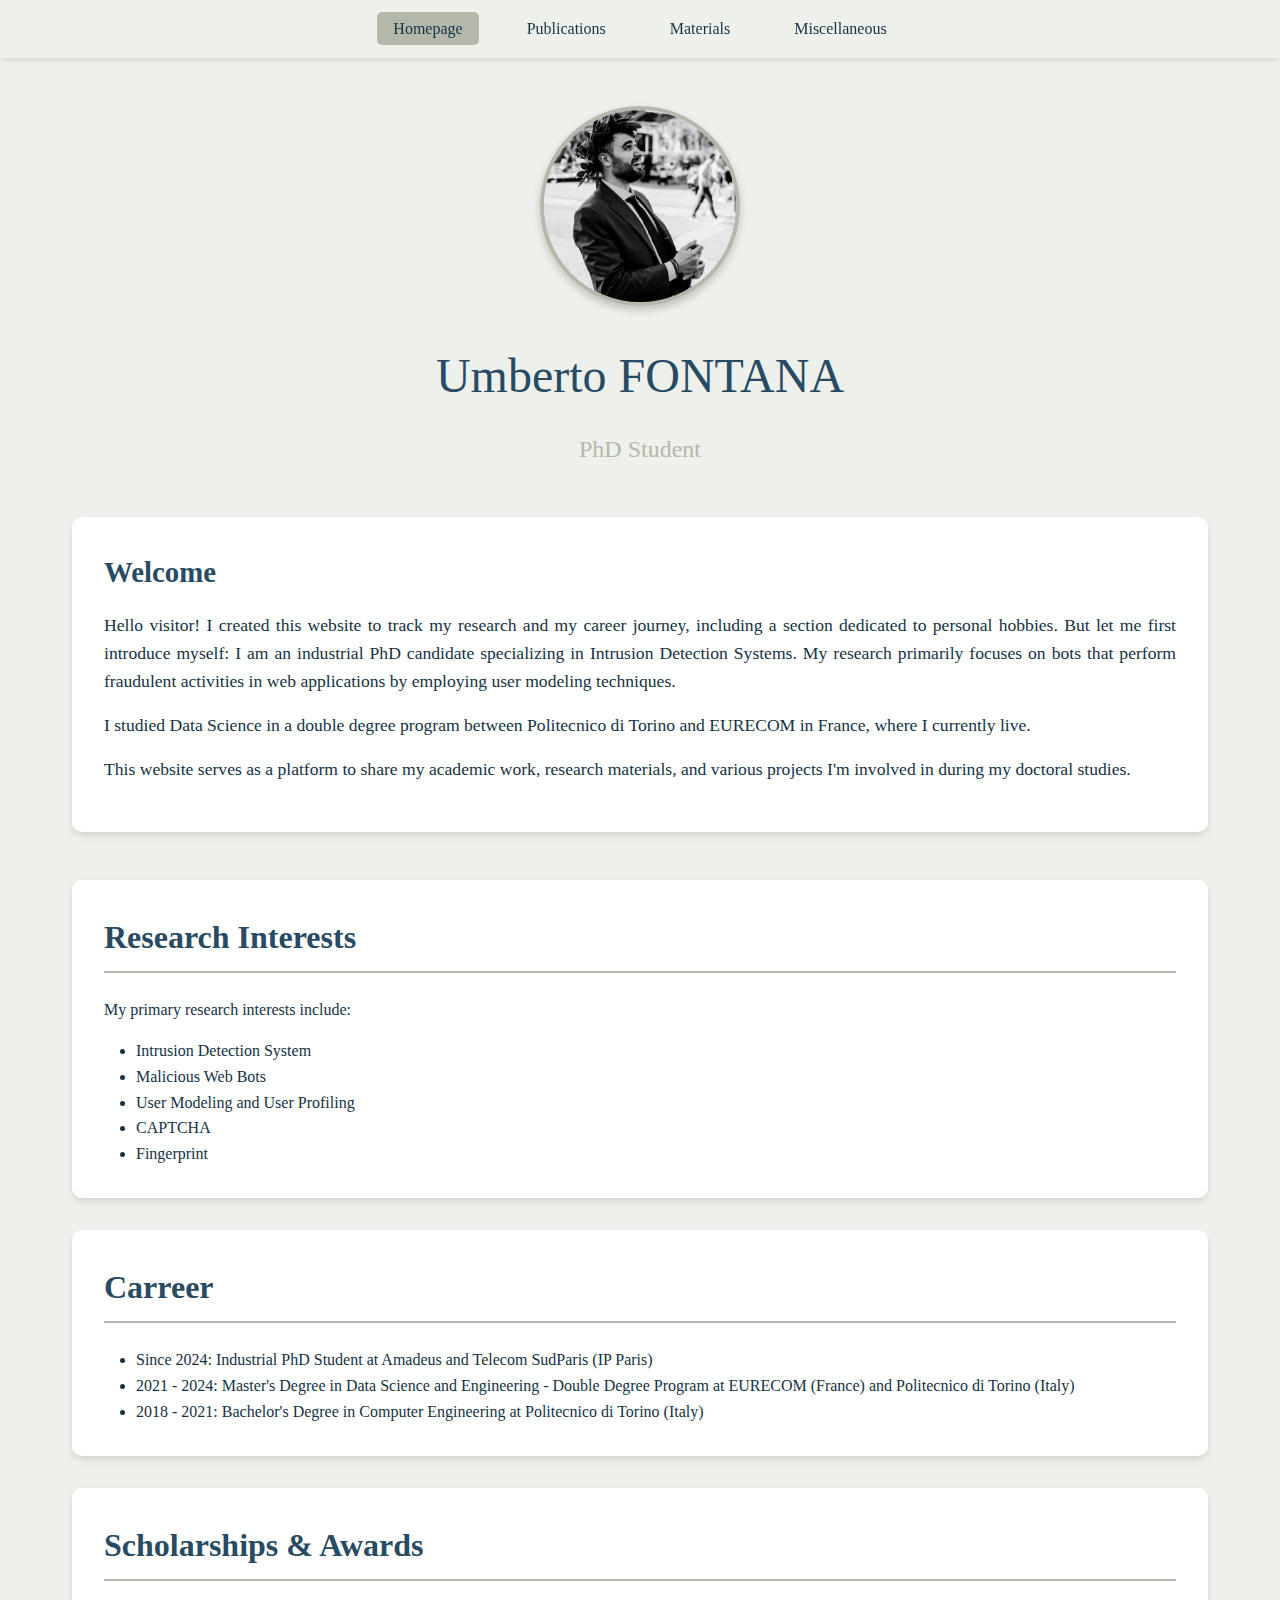
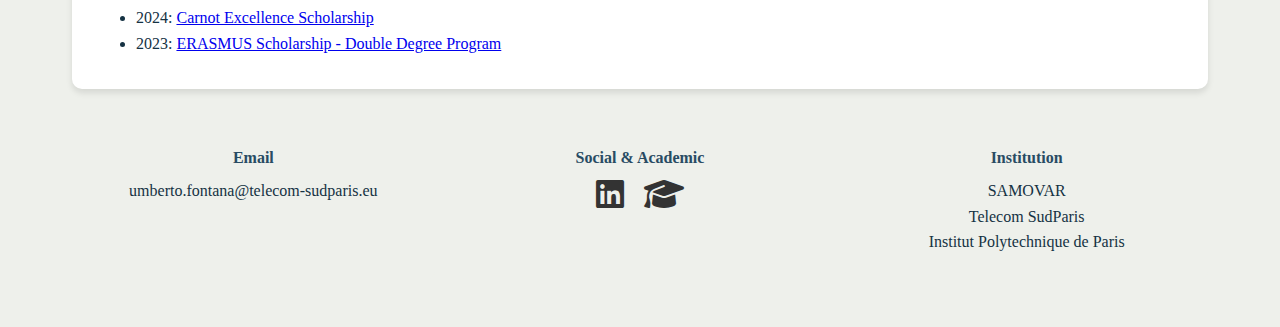
<file: index.html>
<!DOCTYPE html>
<html lang="en">
<head>
    <meta charset="UTF-8">
    <meta name="viewport" content="width=device-width, initial-scale=1.0">
    <title>UFontana Homepage</title>
    <link rel="stylesheet" href="./styles.css">
    <!-- Add Font Awesome CSS -->
    <link rel="stylesheet" href="https://cdnjs.cloudflare.com/ajax/libs/font-awesome/6.4.0/css/all.min.css">
</head>

<body>

    <header>
        <nav>
            <ul class="nav-links">
                <li><a href="./index.html" class="nav-link active">Homepage</a></li>
                <li><a href="./publications.html" class="nav-link">Publications</a></li>
                <li><a href="./materials.html" class="nav-link">Materials</a></li>
                <li><a  href="./miscellaneous.html" class="nav-link">Miscellaneous</a></li>
            </ul>
        </nav>
    </header>
    
    <main>
        <!-- Homepage -->
        <div id="homepage" class="page active">
            <div class="hero">
                <img src="./foto.png" alt="Your Name" class="profile-photo">
                <h1>Umberto FONTANA</h1>
                <p class="subtitle">PhD Student</p>
            </div>
            
            <div class="intro">
                <h2>Welcome</h2>
                <p>Hello visitor! I created this website to track my research and my career journey, including a section dedicated to personal hobbies. But let me first introduce myself: I am an industrial PhD candidate specializing in Intrusion Detection Systems. My research primarily focuses on bots that perform fraudulent activities in web applications by employing user modeling techniques.</p>
                <p>I studied Data Science in a double degree program between Politecnico di Torino and EURECOM in France, where I currently live.</p>
                <p>This website serves as a platform to share my academic work, research materials, and various projects I'm involved in during my doctoral studies.</p>
            </div>
    
            <div class="content-section">
                <h2>Research Interests</h2>
                <p>My primary research interests include:</p>
                <ul style="margin-left: 2rem; margin-top: 1rem;">
                    <li>Intrusion Detection System</li>
                    <li>Malicious Web Bots</li>
                    <li>User Modeling and User Profiling</li>
                    <li>CAPTCHA</li>
                    <li>Fingerprint</li>
                </ul>
            </div>

            <div class="content-section">
                <h2>Carreer</h2>
                <ul style="margin-left: 2rem; margin-top: 1rem;">
                    <li> Since 2024: Industrial PhD Student at Amadeus and Telecom SudParis (IP Paris)</li>
                    <li> 2021 - 2024: Master's Degree in Data Science and Engineering - Double Degree Program at EURECOM (France) and Politecnico di Torino (Italy)</li>
                    <li> 2018 - 2021: Bachelor's Degree in Computer Engineering at Politecnico di Torino (Italy)</li>
            </div>

            <div class="content-section">
                <h2>Scholarships & Awards</h2>
                <ul style="margin-left: 2rem; margin-top: 1rem;">
                    <li> 2024: <a href="https://www.eurecom.fr/en/teaching/master-science/Carnot-TSN-EURECOM-Excellence-Scholarships" target="_blank" rel="noopener noreferrer">Carnot Excellence Scholarship</a></li>
                    <li> 2023: <a href="https://erasmus-plus.ec.europa.eu/about-erasmus/what-is-erasmus" target="_blank" rel="noopener noreferrer">ERASMUS Scholarship - Double Degree Program</a></li>
                </ul>
            </div>
    
            <div class="contact-info">
                <div class="contact-card">
                    <h4>Email</h4>
                    <p>umberto.fontana@telecom-sudparis.eu</p>
                </div>
                <div class="contact-card">
                    <h4>Social & Academic</h4>
                    <p class="social-icons">
                        <a href="https://www.linkedin.com/in/umberto-fontana-a01407255" target="_blank" rel="noopener noreferrer">
                            <i class="fab fa-linkedin fa-2x"></i>
                        </a>
                        <a href="https://scholar.google.com/citations?user=k9rUbHsAAAAJ&hl=en" target="_blank" rel="noopener noreferrer">
                            <i class="fas fa-graduation-cap fa-2x"></i>
                        </a>
                    </p>
                </div>
                <div class="contact-card">
                    <h4>Institution</h4>
                    <p>SAMOVAR<br>Telecom SudParis<br>Institut Polytechnique de Paris</p>
                </div>
            </div>
        </div>

    </main>
</body>

</html>
</file>
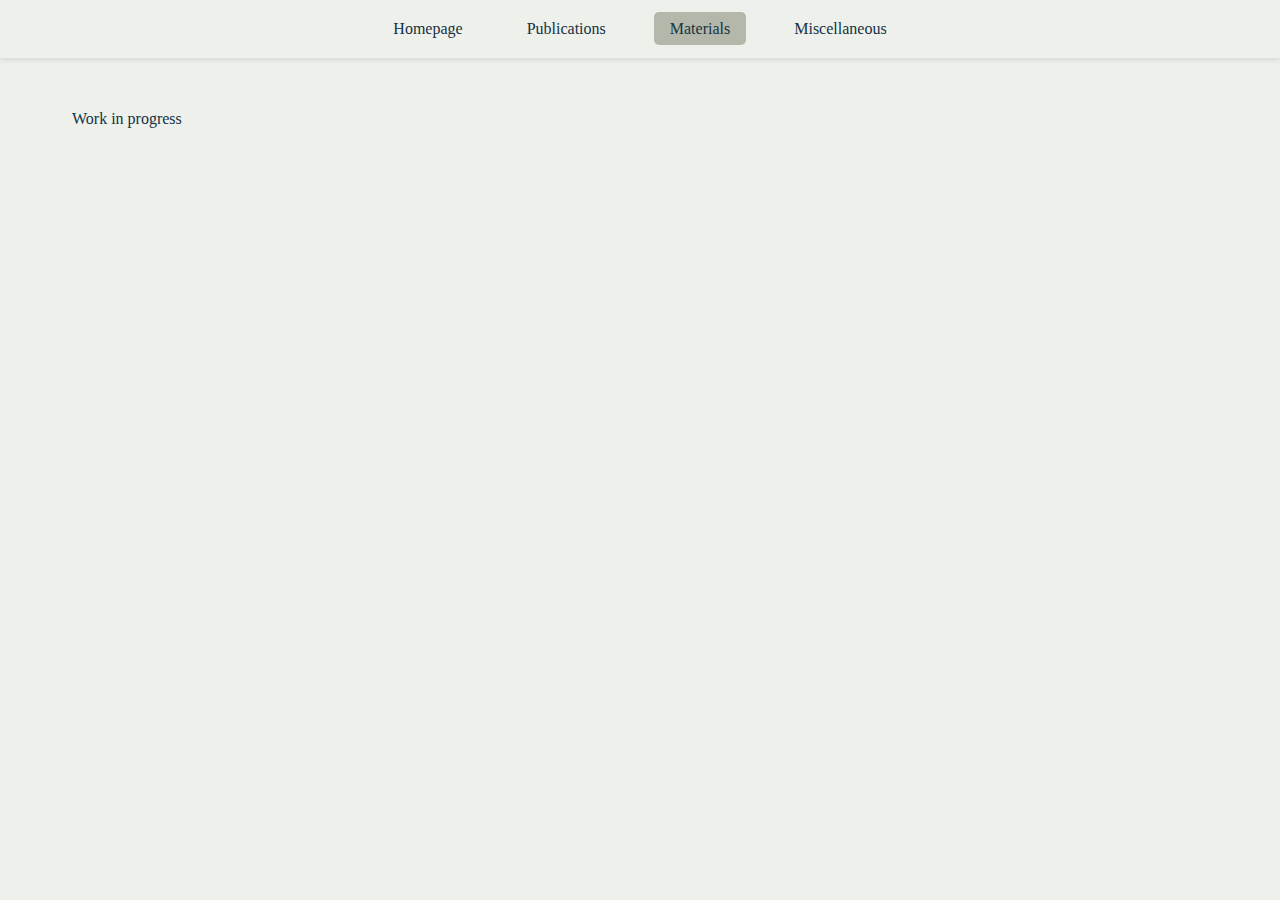
<file: materials.html>
<!DOCTYPE html>
<html lang="en">
<head>
    <meta charset="UTF-8">
    <meta name="viewport" content="width=device-width, initial-scale=1.0">
    <title>UFontana Materials</title>
    <link rel="stylesheet" href="./styles.css">
</head>
<body>
    <header>
        <nav>
            <ul class="nav-links">
                <li><a href="./index.html" class="nav-link">Homepage</a></li>
                <li><a href="./publications.html" class="nav-link">Publications</a></li>
                <li><a href="./materials.html" class="nav-link active">Materials</a></li>
                <li><a href="./miscellaneous.html" class="nav-link">Miscellaneous</a></li>
            </ul>
        </nav>
    </header>

    <main>
        <p> Work in progress </p>
        <!-- <div class="content-section">
            <h2>Research Materials</h2>
            <p>Here you can find various materials related to my research, including datasets, code, and supplementary materials.</p>
            
            <div class="material-grid">
                <div class="material-card">
                    <h4>Dataset Name</h4>
                    <p>Description of the dataset, its size, and what it contains. Information about how to access or request the data.</p>
                </div>
                
                <div class="material-card">
                    <h4>Code Repository</h4>
                    <p>Link to GitHub or other repository containing code used in research projects. Brief description of the programming languages and tools used.</p>
                </div>
                
                <div class="material-card">
                    <h4>Supplementary Materials</h4>
                    <p>Additional materials that support published research, including appendices, extended results, and detailed methodologies.</p>
                </div>
                
                <div class="material-card">
                    <h4>Presentation Slides</h4>
                    <p>Collection of slides from conference presentations, seminars, and other academic talks.</p>
                </div>
            </div>
        </div>

        <div class="content-section">
            <h2>Teaching Materials</h2>
            <p>Materials related to courses I've taught or assisted with during my PhD studies.</p>
            
            <div class="material-grid">
                <div class="material-card">
                    <h4>Course Name</h4>
                    <p>Role: Teaching Assistant<br>
                    Description of responsibilities and materials developed for this course.</p>
                </div>
                
                <div class="material-card">
                    <h4>Workshop Materials</h4>
                    <p>Materials from workshops or tutorials I've conducted on specific topics related to my research area.</p>
                </div>
            </div>
        </div> -->
    </main>
</body>
</html>
</file>
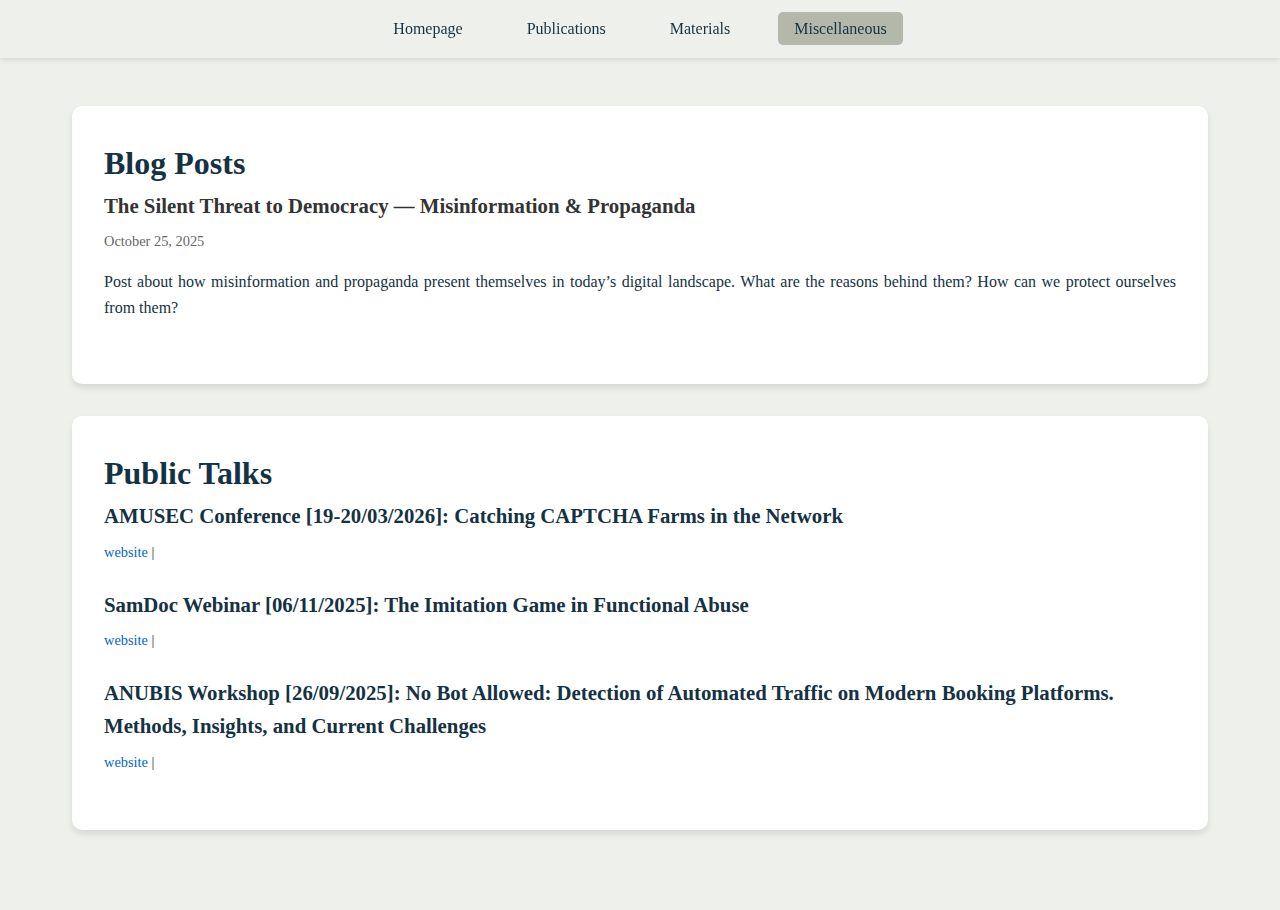
<file: miscellaneous.html>
<!DOCTYPE html>
<html lang="en">
<head>
    <meta charset="UTF-8">
    <meta name="viewport" content="width=device-width, initial-scale=1.0">
    <title>UFontana Miscellaneous</title>
    <link rel="stylesheet" href="./styles.css">
</head>
<body>
    <header>
        <nav>
            <ul class="nav-links">
                <li><a href="./index.html" class="nav-link">Homepage</a></li>
                <li><a href="./publications.html" class="nav-link">Publications</a></li>
                <li><a href="./materials.html" class="nav-link">Materials</a></li>
                <li><a href="./miscellaneous.html" class="nav-link active">Miscellaneous</a></li>
            </ul>
        </nav>
    </header>

    <main>
        <div class="content-section">
            <h1>Blog Posts</h1>
            <ul class="blog-list">
                <li class="blog-entry">
                    <h3><a href="https://medium.com/@umbertofontana/the-silent-threat-to-democracy-misinformation-propaganda-afe8243b7393" target="_blank">The Silent Threat to Democracy — Misinformation & Propaganda</a></h3>
                    <p class="post-date">October 25, 2025</p>
                    <p class="post-description">Post about how misinformation and propaganda present themselves in today’s digital landscape. What are the reasons behind them? How can we protect ourselves from them?</p>
                </li>
            </ul>
        </div>

        <div class="content-section">
            <h1>Public Talks</h1>
            <ul class="talks-list">

                <li class="talk-entry">
                    <h3>AMUSEC Conference [19-20/03/2026]: Catching CAPTCHA Farms in the Network</h3>
                    <div class="talk-links">
                        <a href="https://conferences.cirm-math.fr/amusec-2026.html" target="_blank">website</a> | 
                        <!--<a href="./slides/talk-slides.pdf" target="_blank">Slides</a>-->
                    </div>
                </li>

                <li class="talk-entry">
                    <h3>SamDoc Webinar [06/11/2025]: The Imitation Game in Functional Abuse</h3>
                    <div class="talk-links">
                        <a href="https://samdoc.wp.imt.fr/past/" target="_blank">website</a> | 
                        <!--<a href="./slides/talk-slides.pdf" target="_blank">Slides</a>-->
                    </div>
                </li>

                <li class="talk-entry">
                    <h3>ANUBIS Workshop [26/09/2025]: No Bot Allowed: Detection of Automated Traffic on Modern Booking Platforms. Methods, Insights, and Current Challenges</h3>
                    <div class="talk-links">
                        <a href="https://superviz.inria.fr/anubis25/" target="_blank">website</a> | 
                        <!--<a href="./slides/talk-slides.pdf" target="_blank">Slides</a>-->
                    </div>
                </li>
                
            </ul>
        </div>
        
    </main>
</body>
</html>
</file>
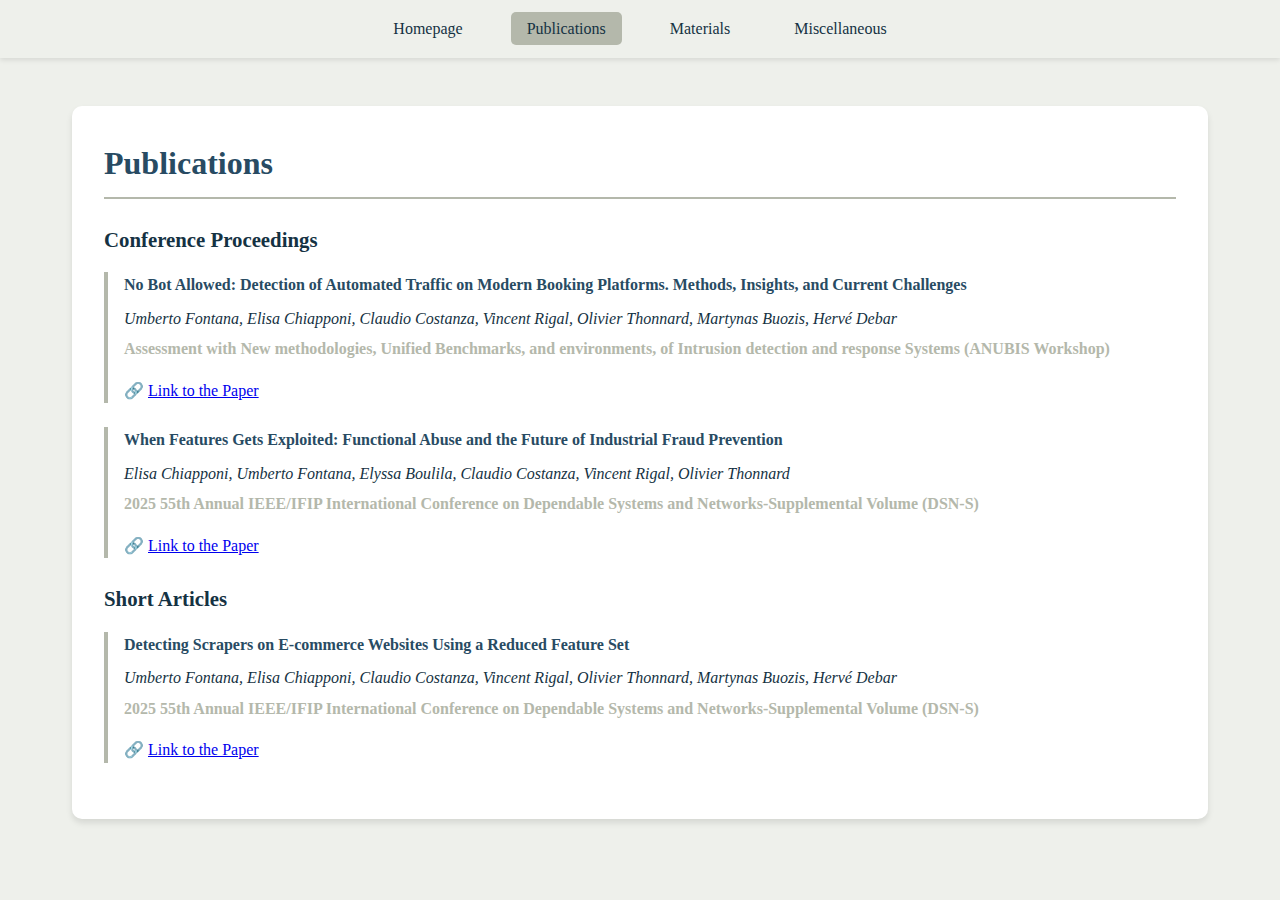
<file: publications.html>
<!DOCTYPE html>
<html lang="en">
<head>
    <meta charset="UTF-8">
    <meta name="viewport" content="width=device-width, initial-scale=1.0">
    <title>UFontana Publications</title>
    <link rel="stylesheet" href="./styles.css">
</head>
<body>
    <header>
        <nav>
            <ul class="nav-links">
                <li><a href="./index.html" class="nav-link">Homepage</a></li>
                <li><a href="./publications.html" class="nav-link active">Publications</a></li>
                <li><a href="./materials.html" class="nav-link">Materials</a></li>
                <li><a href="./miscellaneous.html" class="nav-link">Miscellaneous</a></li>
            </ul>
        </nav>
    </header>

    <main>
        <div class="content-section">
            <h2>Publications</h2>
            
            <!-- <h3>Journal Articles</h3>
            <div class="publication-item">
                <h4>Title of Your Research Paper</h4>
                <p class="authors">Your Name, Co-author Name</p>
                <p class="journal">Journal Name, Volume(Issue), Pages, Year</p>
                <p>Brief description of the paper and its key findings.</p>
            </div>

            <div class="publication-item">
                <h4>Another Research Paper Title</h4>
                <p class="authors">Your Name, Co-author Name, Another Author</p>
                <p class="journal">Journal Name, Volume(Issue), Pages, Year</p>
                <p>Brief description of the paper and its contributions to the field.</p>
            </div> -->

            <h3>Conference Proceedings</h3>

            <div class="publication-item">
                <h4>No Bot Allowed: Detection of Automated Traffic on Modern Booking Platforms. Methods, Insights, and Current Challenges</h4>
                <p class="authors">Umberto Fontana, Elisa Chiapponi, Claudio Costanza, Vincent Rigal, Olivier Thonnard, Martynas Buozis, Hervé Debar</p>
                <p class="journal">Assessment with New methodologies, Unified Benchmarks, and environments, of Intrusion detection and response Systems (ANUBIS Workshop)</p>
                <p>&#128279 <a href="https://hal.science/hal-05470994/">Link to the Paper</a></p>
            </div>
            <div class="publication-item">
                <h4>When Features Gets Exploited: Functional Abuse and the Future of Industrial Fraud Prevention</h4>
                <p class="authors">Elisa Chiapponi, Umberto Fontana, Elyssa Boulila, Claudio Costanza, Vincent Rigal, Olivier Thonnard</p>
                <p class="journal">2025 55th Annual IEEE/IFIP International Conference on Dependable Systems and Networks-Supplemental Volume (DSN-S)</p>
                <p>&#128279 <a href="https://ieeexplore.ieee.org/abstract/document/11068372">Link to the Paper</a></p>
            </div>

            <!-- <h3>Working Papers</h3>
            <div class="publication-item">
                <h4>Work in Progress Title</h4>
                <p class="authors">Your Name</p>
                <p class="journal">Under Review / In Preparation</p>
                <p>Brief description of ongoing research and expected contributions.</p>
            </div> -->
            <h3>Short Articles</h3>
            <div class="publication-item">
                <h4>Detecting Scrapers on E-commerce Websites Using a Reduced Feature Set</h4>
                <p class="authors">Umberto Fontana, Elisa Chiapponi, Claudio Costanza, Vincent Rigal, Olivier Thonnard, Martynas Buozis, Hervé Debar</p>
                <p class="journal">2025 55th Annual IEEE/IFIP International Conference on Dependable Systems and Networks-Supplemental Volume (DSN-S)</p>
                <p>&#128279 <a href="https://ieeexplore.ieee.org/abstract/document/11068352">Link to the Paper</a></p>
        </div>
    </main>
</body>
</html>
</file>
<file: styles.css>
* {
    margin: 0;
    padding: 0;
    box-sizing: border-box;
}

:root {
    --sage-green: #B4B8AB;
    --dark-blue: #153243;
    --medium-blue: #284B63;
    --off-white: #EEF0EB;
}

body {
    font-family: 'Georgia', serif;
    line-height: 1.6;
    color: var(--dark-blue);
    background-color: var(--off-white);
}

/* Header and Navigation */
header {
    background-color: var(--off-white);
    padding: 1rem 0;
    box-shadow: 0 2px 5px rgba(0,0,0,0.1);
    position: sticky;
    top: 0;
    z-index: 100;
}

nav {
    display: flex;
    justify-content: center;
    align-items: center;
    max-width: 1200px;
    margin: 0 auto;
    padding: 0 2rem;
}

.nav-links {
    display: flex;
    list-style: none;
    gap: 2rem;
}

.nav-links a {
    text-decoration: none;
    color: var(--dark-blue);
    font-weight: 500;
    padding: 0.5rem 1rem;
    border-radius: 5px;
    transition: all 0.3s ease;
    position: relative;
}

.nav-links a:hover,
.nav-links a.active {
    background-color: var(--sage-green);
    color: var(--dark-blue);
}

/* Social Icons */
.social-icons {
    display: flex;
    gap: 20px;
    justify-content: center;
}

.social-icons a {
    color: #333;
    text-decoration: none;
    transition: color 0.3s ease;
}

.social-icons a:hover {
    color: #0077b5;  /* LinkedIn blue color on hover */
}

/* Main Content */
main {
    max-width: 1200px;
    margin: 0 auto;
    padding: 3rem 2rem;
}

.page {
    display: none;
    animation: fadeIn 0.5s ease-in;
}

.page.active {
    display: block;
}

@keyframes fadeIn {
    from { opacity: 0; transform: translateY(20px); }
    to { opacity: 1; transform: translateY(0); }
}

/* Homepage Styles */
.hero {
    text-align: center;
    margin-bottom: 3rem;
}

.hero h1 {
    font-size: 3rem;
    color: var(--medium-blue);
    margin-bottom: 1rem;
    font-weight: 300;
}

.hero .subtitle {
    font-size: 1.5rem;
    color: var(--sage-green);
    margin-bottom: 2rem;
}

.profile-photo {
    width: 200px;
    height: 200px;
    border-radius: 50%;
    object-fit: cover;
    border: 4px solid var(--sage-green);
    margin: 0 auto 2rem;
    display: block;
    box-shadow: 0 4px 8px rgba(0,0,0,0.2);
    transition: transform 0.3s ease;
}

.profile-photo:hover {
    transform: scale(1.05);
}

.intro {
    background-color: white;
    padding: 2rem;
    border-radius: 10px;
    box-shadow: 0 4px 6px rgba(0,0,0,0.1);
    margin-bottom: 3rem;
}

.intro h2 {
    color: var(--medium-blue);
    margin-bottom: 1rem;
    font-size: 1.8rem;
}

.intro p {
    font-size: 1.1rem;
    margin-bottom: 1rem;
    text-align: justify;
}

.motto {
    text-align: center;
    margin: 1.5rem auto 0.5rem;
    padding: 1rem 2rem;
    border-left: none;
    max-width: 500px;
}

.motto-text {
    font-size: 2.4rem;
    font-style: italic;
    color: var(--medium-blue);
    margin-bottom: 1.5rem;
    text-align: center;
}

.motto-source {
    font-size: 1rem;
    color: var(--sage-green);
    text-align: center;
    font-style: normal;
    display: block;
    margin-top: auto;
}

/* General Content Styles */
.content-section {
    background-color: white;
    padding: 2rem;
    border-radius: 10px;
    box-shadow: 0 4px 6px rgba(0,0,0,0.1);
    margin-bottom: 2rem;
}

.content-section h2 {
    color: var(--medium-blue);
    margin-bottom: 1.5rem;
    font-size: 2rem;
    border-bottom: 2px solid var(--sage-green);
    padding-bottom: 0.5rem;
}

.content-section h3 {
    color: var(--dark-blue);
    margin-bottom: 1rem;
    font-size: 1.3rem;
}

.content-section p {
    margin-bottom: 1rem;
    text-align: justify;
}

/* Publications */
.publication-item {
    border-left: 4px solid var(--sage-green);
    padding-left: 1rem;
    margin-bottom: 1.5rem;
}

.publication-item h4 {
    color: var(--medium-blue);
    margin-bottom: 0.5rem;
}

.publication-item .authors {
    font-style: italic;
    color: var(--dark-blue);
    margin-bottom: 0.3rem;
}

.publication-item .journal {
    color: var(--sage-green);
    font-weight: bold;
}

/* Materials */
.material-grid {
    display: grid;
    grid-template-columns: repeat(auto-fit, minmax(300px, 1fr));
    gap: 1.5rem;
    margin-top: 1rem;
}

.material-card {
    background-color: var(--off-white);
    padding: 1.5rem;
    border-radius: 8px;
    border: 1px solid var(--sage-green);
    transition: transform 0.3s ease;
}

.material-card:hover {
    transform: translateY(-5px);
    box-shadow: 0 6px 12px rgba(0,0,0,0.15);
}

.material-card h4 {
    color: var(--medium-blue);
    margin-bottom: 0.5rem;
}

/* Miscellaneous */
.misc-item {
    background-color: var(--off-white);
    padding: 1.5rem;
    border-radius: 8px;
    margin-bottom: 1rem;
    border-left: 4px solid var(--medium-blue);
}

/* Contact */
.contact-info {
    display: grid;
    grid-template-columns: repeat(auto-fit, minmax(250px, 1fr));
    gap: 1.5rem;
    margin-top: 1rem;
}

.contact-card {
    background-color: var(--off-white);
    padding: 1.5rem;
    border-radius: 8px;
    text-align: center;
}

.contact-card h4 {
    color: var(--medium-blue);
    margin-bottom: 0.5rem;
}

/* Blog Styles */
.blog-list {
    list-style: none;
    padding: 0;
}

.blog-entry {
    margin-bottom: 2rem;
}

.blog-entry h3 {
    margin-bottom: 0.5rem;
}

.blog-entry a {
    color: #333;
    text-decoration: none;
}

.blog-entry a:hover {
    text-decoration: underline;
}

.post-date {
    color: #666;
    font-size: 0.9rem;
    margin: 0.25rem 0;
}

.post-description {
    margin-top: 0.5rem;
}

/* Talks */
.talks-list {
    list-style: none;
    padding: 0;
}

.talk-entry {
    margin-bottom: 1.5rem;
}

.talk-entry h3 {
    margin-bottom: 0.5rem;
}

.talk-links {
    font-size: 0.9rem;
}

.talk-links a {
    color: #0066cc;
    text-decoration: none;
}

.talk-links a:hover {
    text-decoration: underline;
}

/* Responsive Design */
@media (max-width: 768px) {
    .nav-links {
        gap: 1rem;
    }

    .nav-links a {
        padding: 0.3rem 0.8rem;
        font-size: 0.9rem;
    }

    .hero h1 {
        font-size: 2rem;
    }

    .hero .subtitle {
        font-size: 1.2rem;
    }

    .profile-photo {
        width: 150px;
        height: 150px;
    }

    main {
        padding: 2rem 1rem;
    }
}
</file>
